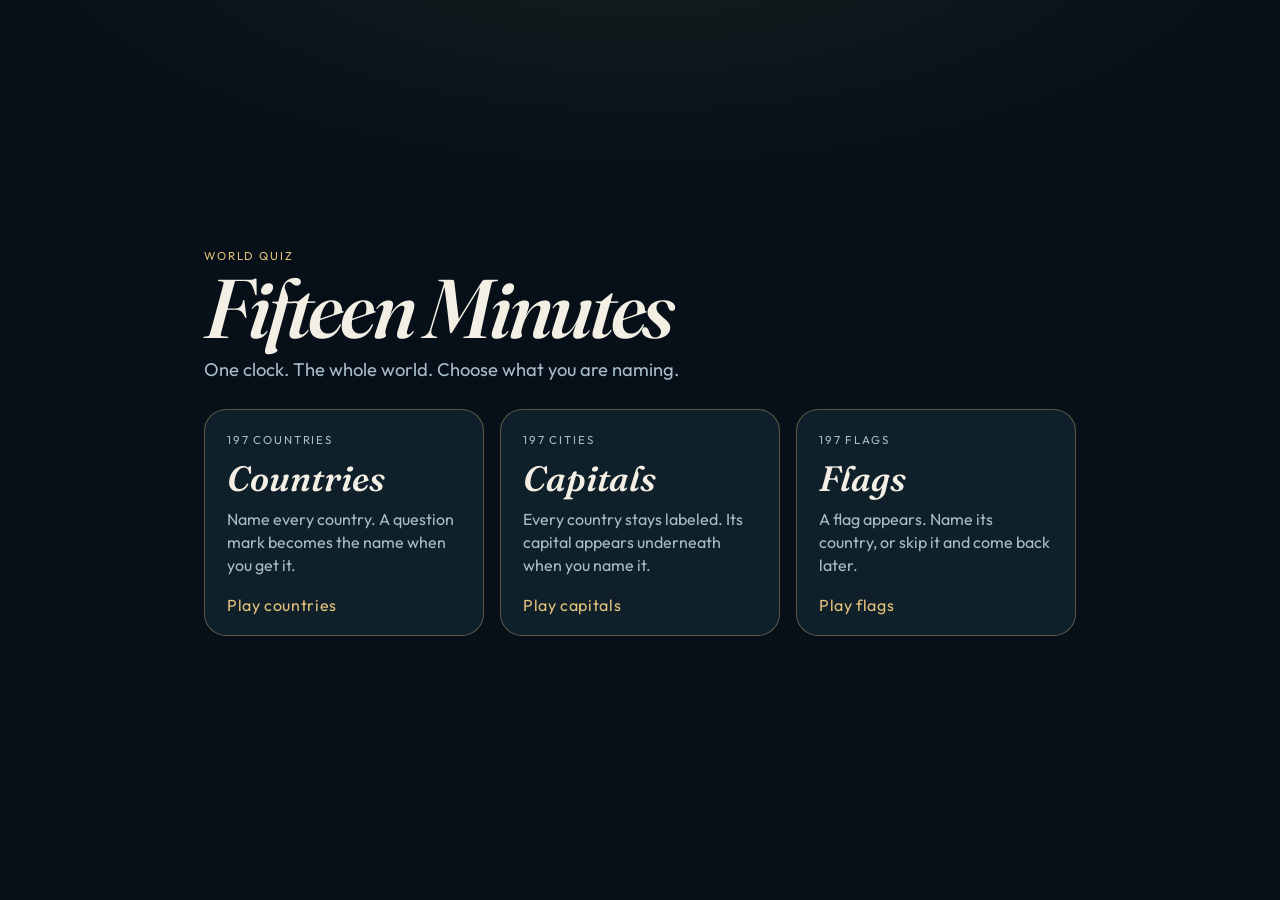
<file: index.html>
<!DOCTYPE html>
<html lang="en">
<head>
  <meta charset="utf-8">
  <meta name="viewport" content="width=device-width, initial-scale=1">
  <title>Fifteen Minutes</title>
  <meta name="description" content="Fifteen minutes to name every country, every capital, or every flag.">
  <link rel="preconnect" href="https://fonts.googleapis.com">
  <link rel="preconnect" href="https://fonts.gstatic.com" crossorigin>
  <link href="https://fonts.googleapis.com/css2?family=Fraunces:ital,opsz,wght@0,9..144,560;1,9..144,560&family=Outfit:wght@420;560;650&display=swap" rel="stylesheet">
  <link rel="stylesheet" href="css/styles.css">
</head>
<body class="home">
  <main class="home-main">
    <p class="kicker">World quiz</p>
    <h1>Fifteen Minutes</h1>
    <p class="lede">One clock. The whole world. Choose what you are naming.</p>
    <div class="choices">
      <a class="choice" href="play.html?game=countries">
        <p class="kicker">197 countries</p>
        <h2>Countries</h2>
        <p>Name every country. A question mark becomes the name when you get it.</p>
        <span class="go">Play countries</span>
      </a>
      <a class="choice" href="play.html?game=capitals">
        <p class="kicker">197 cities</p>
        <h2>Capitals</h2>
        <p>Every country stays labeled. Its capital appears underneath when you name it.</p>
        <span class="go">Play capitals</span>
      </a>
      <a class="choice" href="play.html?game=flags">
        <p class="kicker">197 flags</p>
        <h2>Flags</h2>
        <p>A flag appears. Name its country, or skip it and come back later.</p>
        <span class="go">Play flags</span>
      </a>
    </div>
  </main>
</body>
</html>
</file>
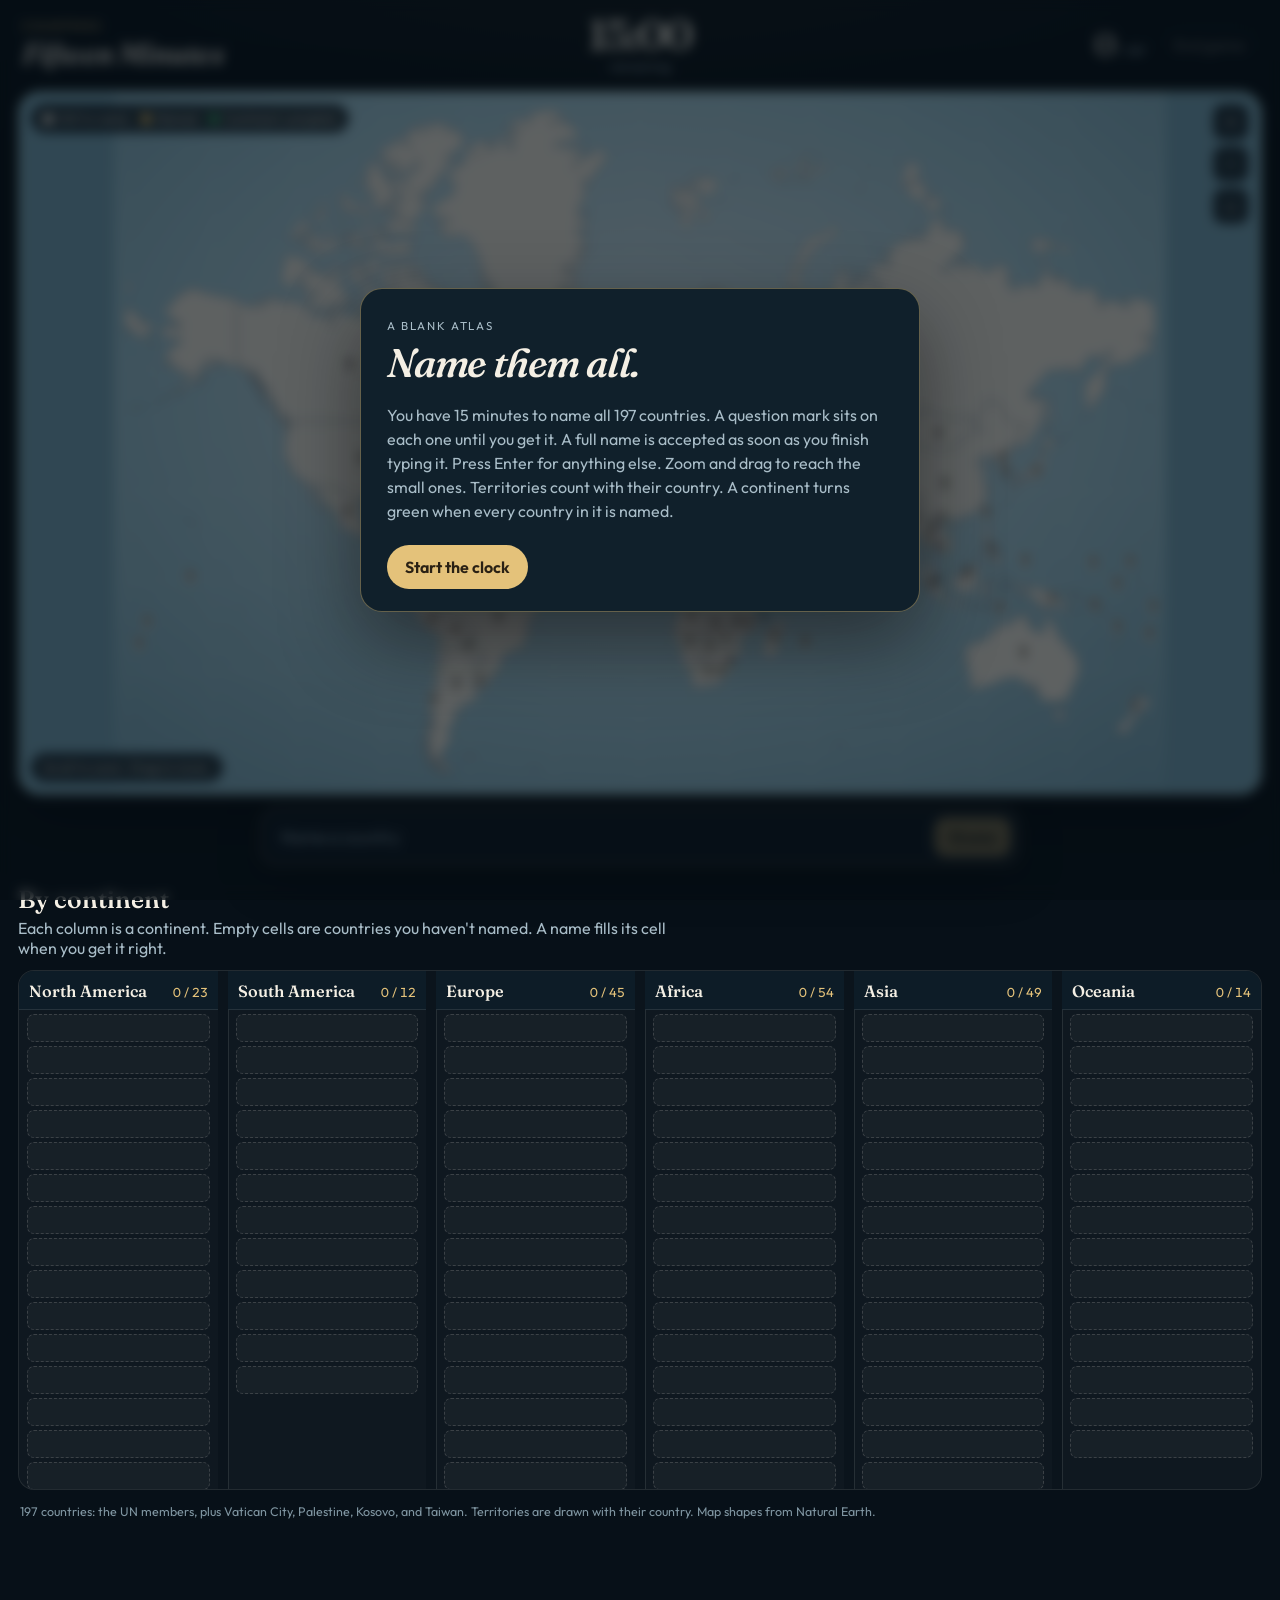
<file: play.html>
<!DOCTYPE html>
<html lang="en">
<head>
  <meta charset="utf-8">
  <meta name="viewport" content="width=device-width, initial-scale=1">
  <title>Fifteen Minutes</title>
  <meta name="description" content="Fifteen minutes to name every country, every capital, or every flag.">
  <script>
    if (new URLSearchParams(location.search).get("game") === "flags") {
      document.documentElement.classList.add("mode-flags");
    }
  </script>
  <link rel="preconnect" href="https://fonts.googleapis.com">
  <link rel="preconnect" href="https://fonts.gstatic.com" crossorigin>
  <link href="https://fonts.googleapis.com/css2?family=Fraunces:ital,opsz,wght@0,9..144,560;1,9..144,560&family=Outfit:wght@420;560;650&display=swap" rel="stylesheet">
  <link rel="stylesheet" href="css/styles.css">
</head>
<body>
  <header class="top">
    <a class="brand brand-link" href="index.html">
      <p class="kicker" id="brand-kicker">World quiz</p>
      <h1>Fifteen Minutes</h1>
    </a>
    <div class="timer">
      <span class="time" id="time">15:00</span>
      <span class="time-label">remaining</span>
    </div>
    <div class="scorebox">
      <div class="score-readout">
        <span class="score" id="score">0</span>
        <span class="score-label">/ <span id="total">197</span></span>
      </div>
      <button type="button" class="ghost" id="end-btn" disabled>End game</button>
      <button type="button" class="ghost hidden" id="results-btn">Results</button>
    </div>
  </header>

  <main>
    <section class="flag-stage" id="flag-stage" aria-label="Country flag">
      <p class="flag-status" id="flag-status"></p>
      <div class="flag-frame">
        <img id="flag-img" alt="Country flag">
      </div>
      <p class="flag-credit">Flag artwork from flag-icons.</p>
      <section class="flag-found" id="flag-found" hidden>
        <h2>Named</h2>
        <ul class="flag-found-list" id="flag-found-list"></ul>
      </section>
    </section>

    <section class="map-card" aria-label="World map">
      <svg id="map" role="img" aria-label="World map">
        <g id="world"></g>
      </svg>
      <div class="legend">
        <span><i class="swatch q"></i>Still to name</span>
        <span><i class="swatch found"></i>Named</span>
        <span><i class="swatch complete"></i>Continent complete</span>
        <span id="legend-miss" class="hidden"><i class="swatch miss"></i>Missed</span>
      </div>
      <div class="map-tools">
        <button type="button" id="zoom-in" aria-label="Zoom in">+</button>
        <button type="button" id="zoom-out" aria-label="Zoom out">−</button>
        <button type="button" id="zoom-reset" aria-label="Reset the map view">⌂</button>
      </div>
      <p class="map-hint">Scroll to zoom. Drag to move.</p>
    </section>

    <form id="guess-form" class="guess" autocomplete="off">
      <div class="guess-row">
        <label for="guess" class="sr-only" id="guess-label">Answer</label>
        <input id="guess" name="answer" type="text" placeholder="" autocomplete="off" autocorrect="off" autocapitalize="off" spellcheck="false" disabled>
        <button type="button" class="ghost hidden" id="skip-btn" disabled>Skip</button>
        <button type="submit" id="guess-btn" disabled>Guess</button>
      </div>
      <p id="feedback" class="feedback" aria-live="polite"></p>
    </form>

    <section class="progress">
      <div class="progress-head">
        <h2>By continent</h2>
        <p id="progress-blurb"></p>
      </div>
      <div class="board-wrap">
        <div class="board" id="board"></div>
      </div>
      <p class="foot" id="foot"></p>
    </section>
  </main>

  <div class="overlay" id="intro">
    <div class="card">
      <p class="kicker" id="intro-kicker">A blank atlas</p>
      <h2 id="intro-heading">Fifteen Minutes</h2>
      <p id="intro-copy"></p>
      <button type="button" class="primary" id="start-btn" disabled>Start the clock</button>
    </div>
  </div>

  <div class="overlay hidden" id="results">
    <div class="card wide" role="dialog" aria-labelledby="results-heading">
      <div id="results-body"></div>
      <div class="card-actions">
        <button type="button" class="primary" id="review-btn">Review the map</button>
        <button type="button" class="ghost" id="again-btn">Play again</button>
      </div>
    </div>
  </div>

  <script type="module" src="js/boot.mjs"></script>
</body>
</html>
</file>
<file: css/styles.css>
:root {
  --bg: #071018;
  --bg-raise: #10202b;
  --ink: #f4efe4;
  --muted: #a9bdc8;
  --gold: #e4c27a;
  --gold-ink: #2a2114;
  --line: rgba(244, 239, 228, 0.1);
  --danger: #e07a72;
  --ok: #b7e0c2;
  color-scheme: dark;
}

* { box-sizing: border-box; }

html, body { margin: 0; min-height: 100%; }

body {
  font-family: Outfit, "Avenir Next", "Segoe UI", sans-serif;
  background:
    radial-gradient(1200px 500px at 50% -10%, rgba(228, 194, 122, 0.08), transparent 55%),
    var(--bg);
  color: var(--ink);
}

button, input { font: inherit; }

.sr-only {
  position: absolute;
  width: 1px;
  height: 1px;
  padding: 0;
  margin: -1px;
  overflow: hidden;
  clip: rect(0, 0, 0, 0);
  border: 0;
}

.top {
  display: grid;
  grid-template-columns: 1fr auto 1fr;
  align-items: center;
  gap: 12px;
  padding: 14px 22px 6px;
}

.kicker {
  margin: 0;
  text-transform: uppercase;
  letter-spacing: 0.16em;
  font-size: 0.72rem;
  color: var(--gold);
}

.brand h1 {
  margin: 2px 0 0;
  font-family: Fraunces, Georgia, serif;
  font-weight: 560;
  font-style: italic;
  font-size: 1.85rem;
  letter-spacing: -0.03em;
}

.brand-link {
  display: inline-block;
  color: inherit;
  text-decoration: none;
}

.brand-link:hover h1 { color: var(--gold); }

.home-main {
  min-height: 100vh;
  display: grid;
  align-content: center;
  justify-items: start;
  max-width: 920px;
  margin: 0 auto;
  padding: 48px 24px 64px;
}

.home-main h1 {
  margin: 6px 0 10px;
  font-family: Fraunces, Georgia, serif;
  font-style: italic;
  font-weight: 560;
  font-size: clamp(3rem, 8vw, 5.2rem);
  letter-spacing: -0.04em;
  line-height: 0.95;
}

.lede {
  margin: 0 0 28px;
  max-width: 36rem;
  color: var(--muted);
  font-size: 1.15rem;
}

.choices {
  display: grid;
  grid-template-columns: repeat(3, 1fr);
  gap: 16px;
  width: 100%;
}

.choice {
  display: block;
  min-height: 190px;
  padding: 22px 22px 20px;
  color: inherit;
  text-decoration: none;
  background: var(--bg-raise);
  border: 1px solid rgba(228, 194, 122, 0.35);
  border-radius: 22px;
}

.choice:hover,
.choice:focus-visible {
  border-color: var(--gold);
  background: #162a38;
}

.choice h2 {
  margin: 8px 0 8px;
  font-family: Fraunces, Georgia, serif;
  font-style: italic;
  font-weight: 560;
  font-size: 2.2rem;
}

.choice p {
  margin: 0;
  color: var(--muted);
  line-height: 1.45;
}

.choice .go {
  display: inline-block;
  margin-top: 18px;
  color: var(--gold);
  letter-spacing: 0.04em;
}

.timer { text-align: center; }

.time {
  display: block;
  font-family: Fraunces, Georgia, serif;
  font-size: 2.7rem;
  font-weight: 560;
  font-variant-numeric: tabular-nums;
  letter-spacing: -0.04em;
  line-height: 0.95;
}

.time.urgent { color: var(--danger); }

.time-label, .score-label {
  color: var(--muted);
  font-size: 0.78rem;
  letter-spacing: 0.04em;
}

.scorebox {
  justify-self: end;
  display: flex;
  align-items: center;
  gap: 14px;
}

.score-readout { text-align: right; }

.score {
  font-family: Fraunces, Georgia, serif;
  font-size: 2rem;
  font-variant-numeric: tabular-nums;
  line-height: 1;
}

.score.bump { animation: bump 0.35s ease; }

.ghost {
  background: transparent;
  color: var(--ink);
  border: 1px solid var(--line);
  border-radius: 999px;
  padding: 8px 12px;
  cursor: pointer;
}

.ghost:disabled { opacity: 0.4; cursor: default; }

.ghost:not(:disabled):hover { border-color: rgba(228, 194, 122, 0.55); }

.map-card {
  position: relative;
  height: calc(100vh - 196px);
  min-height: 380px;
  max-height: 780px;
  margin: 10px 18px 0;
  border-radius: 22px;
  overflow: hidden;
  border: 1px solid rgba(228, 194, 122, 0.42);
  box-shadow: 0 24px 60px rgba(0, 0, 0, 0.35);
  background: #7eafc4;
}

#map {
  width: 100%;
  height: 100%;
  display: block;
  touch-action: none;
  cursor: grab;
  user-select: none;
}

#map.dragging { cursor: grabbing; }

.ocean { pointer-events: none; }

.graticule path {
  fill: none;
  stroke: rgba(255, 255, 255, 0.28);
  stroke-width: 0.8;
  vector-effect: non-scaling-stroke;
  pointer-events: none;
}

.country, .other {
  stroke: #6d7f8c;
  stroke-width: 0.7;
  vector-effect: non-scaling-stroke;
  stroke-linejoin: round;
  fill-rule: evenodd;
}

.country {
  fill: #fbf6ec;
  cursor: grab;
  transition: fill 0.35s ease;
}

.country:hover { fill: #fffdf8; }

.country.found { fill: #efc56d; stroke: #8d6b32; }
.country.found:hover { fill: #f6d48a; }
.country.found.continent-complete { fill: #3eaf6e; stroke: #1d6a3e; }
.country.found.continent-complete:hover { fill: #58c484; }
.country.missed { fill: #efc8cb; stroke: #8d5960; }
.country.missed:hover { fill: #f6d5d7; }
.country.just-found { filter: brightness(1.08); }

.other {
  fill: #e4d9c6;
  stroke: #b3a48e;
  pointer-events: none;
}

.pin { pointer-events: none; }

.pin text {
  font-family: Outfit, "Avenir Next", sans-serif;
  font-size: 13px;
  font-weight: 650;
  fill: #3a2e22;
  stroke: rgba(251, 246, 236, 0.95);
  stroke-width: 3.5px;
  paint-order: stroke;
  stroke-linejoin: round;
}

.pin text.q { font-size: 16px; font-weight: 700; }
.pin text.place { font-size: 12px; font-weight: 650; }
.pin text.city {
  font-size: 11px;
  font-weight: 650;
  fill: #6d5420;
  stroke: #f8e7c0;
}
.pin text.culled, .pin .label.culled, .pin .dot.culled { opacity: 0; }
.pin .dot { fill: #3a2e22; }
.pin.found text { fill: #2c220f; stroke: #f8e7c0; }
.pin.found .dot { fill: #6d5420; }
.pin.continent-complete text { fill: #102e1c; stroke: #dff6e8; }
.pin.continent-complete .dot { fill: #1d6a3e; }
.pin.missed text { fill: #6e2430; stroke: #fde8ea; }
.pin.missed .dot { fill: #8a3a46; }
.pin.found text.place,
.pin.continent-complete text.place,
.pin.missed text.place {
  fill: #3a2e22;
  stroke: rgba(251, 246, 236, 0.95);
}
.pin.found text.city { fill: #6d5420; stroke: #f8e7c0; }
.pin.continent-complete text.city { fill: #1d6a3e; stroke: #dff6e8; }
.pin.missed text.city { fill: #6e2430; stroke: #fde8ea; }

.map-tools, .map-hint, .legend {
  position: absolute;
  z-index: 2;
  color: var(--ink);
}

.map-tools {
  top: 12px;
  right: 12px;
  display: flex;
  flex-direction: column;
  gap: 6px;
}

.map-tools button {
  width: 36px;
  height: 36px;
  border-radius: 10px;
  border: 1px solid rgba(255, 255, 255, 0.14);
  background: rgba(7, 16, 24, 0.78);
  color: var(--ink);
  cursor: pointer;
  font-size: 1.15rem;
  line-height: 1;
}

.map-tools button:hover { border-color: rgba(228, 194, 122, 0.7); }

.legend {
  top: 12px;
  left: 12px;
  display: flex;
  gap: 12px;
  align-items: center;
  background: rgba(7, 16, 24, 0.78);
  border-radius: 999px;
  padding: 7px 12px;
  font-size: 0.78rem;
}

.map-hint {
  left: 12px;
  bottom: 12px;
  margin: 0;
  background: rgba(7, 16, 24, 0.78);
  border-radius: 999px;
  padding: 7px 12px;
  font-size: 0.78rem;
}

.swatch {
  display: inline-block;
  width: 10px;
  height: 10px;
  border-radius: 2px;
  margin-right: 5px;
  vertical-align: -1px;
}

.swatch.q { background: #fbf6ec; }
.swatch.found { background: #efc56d; }
.swatch.complete { background: #3eaf6e; }
.swatch.miss { background: #efc8cb; }

.hidden { display: none !important; }

.guess {
  position: sticky;
  bottom: 12px;
  z-index: 4;
  width: min(760px, calc(100% - 28px));
  margin: 12px auto 0;
  padding: 8px 8px 8px 16px;
  background: rgba(12, 24, 34, 0.94);
  border: 1px solid rgba(228, 194, 122, 0.38);
  border-radius: 18px;
  box-shadow: 0 16px 40px rgba(0, 0, 0, 0.35);
  backdrop-filter: blur(10px);
}

.guess-row { display: flex; gap: 8px; align-items: center; }

.guess input {
  flex: 1;
  min-width: 0;
  background: transparent;
  border: 0;
  color: var(--ink);
  padding: 10px 4px;
  outline: none;
  font-size: 1.05rem;
}

.guess input::placeholder { color: #8ea3af; }

#skip-btn { border-radius: 12px; padding: 10px 14px; }

.guess button[type="submit"] {
  background: var(--gold);
  color: var(--gold-ink);
  border: 0;
  border-radius: 12px;
  padding: 10px 16px;
  font-weight: 650;
  cursor: pointer;
}

.guess button[type="submit"]:disabled { opacity: 0.45; cursor: default; }

.feedback {
  min-height: 0;
  margin: 0;
  padding: 0 4px;
  font-size: 0.92rem;
}

.feedback:not(:empty) { padding: 2px 4px 6px; }

.feedback.ok { color: var(--ok); }
.feedback.bad { color: #f0b2ad; }
.feedback.hint { color: var(--gold); }

.guess.shake { animation: shake 0.35s ease; }

.progress { padding: 18px 18px 108px; }

.progress-head h2 {
  margin: 0;
  font-family: Fraunces, Georgia, serif;
  font-weight: 560;
  font-size: 1.55rem;
}

.progress-head p {
  margin: 4px 0 12px;
  color: var(--muted);
  max-width: 62ch;
}

.board-wrap { overflow-x: auto; }

.board {
  display: grid;
  grid-template-columns: repeat(6, minmax(150px, 1fr));
  gap: 10px;
  max-height: 520px;
  overflow: auto;
  border: 1px solid var(--line);
  border-radius: 16px;
  background: rgba(255, 255, 255, 0.02);
}

.continent {
  min-width: 0;
  background: rgba(255, 255, 255, 0.015);
}

.continent + .continent { box-shadow: inset 1px 0 0 var(--line); }

.continent header {
  position: sticky;
  top: 0;
  z-index: 1;
  display: flex;
  justify-content: space-between;
  gap: 8px;
  align-items: baseline;
  padding: 10px 10px 8px;
  background: #0d1c27;
  border-bottom: 1px solid var(--line);
}

.continent h3 {
  margin: 0;
  font-family: Fraunces, Georgia, serif;
  font-size: 1.02rem;
  font-weight: 560;
}

.count {
  color: var(--gold);
  font-variant-numeric: tabular-nums;
  font-size: 0.82rem;
  white-space: nowrap;
}

.cell {
  min-height: 28px;
  margin: 4px 8px;
  padding: 5px 8px;
  border: 1px dashed rgba(244, 239, 228, 0.16);
  border-radius: 7px;
  background: rgba(255, 255, 255, 0.035);
  color: transparent;
  font-size: 0.86rem;
  line-height: 1.25;
}

.cell.found {
  color: var(--ink);
  background: rgba(228, 194, 122, 0.16);
  border-style: solid;
  border-color: rgba(228, 194, 122, 0.45);
}

.cell.prompt {
  color: var(--muted);
}

.cell-place { color: var(--muted); }

.cell.found .cell-place { color: var(--ink); }

.cell-city:empty { display: none; }

.cell-city {
  margin-top: 1px;
  color: var(--gold);
  font-weight: 650;
}

.cell.missed .cell-city { color: #e7a8a4; }

.foot {
  margin: 14px 2px 0;
  color: #7f95a1;
  font-size: 0.78rem;
}

.overlay {
  position: fixed;
  inset: 0;
  z-index: 20;
  display: grid;
  place-items: center;
  padding: 20px;
  background: rgba(6, 14, 20, 0.64);
  backdrop-filter: blur(6px);
}

.card {
  width: min(560px, 100%);
  background: var(--bg-raise);
  border: 1px solid rgba(228, 194, 122, 0.4);
  border-radius: 22px;
  padding: 28px 26px 22px;
  box-shadow: 0 30px 80px rgba(0, 0, 0, 0.45);
}

.card.wide { width: min(920px, 100%); max-height: min(86vh, 820px); overflow: auto; }

.card h2 {
  margin: 4px 0 8px;
  font-family: Fraunces, Georgia, serif;
  font-style: italic;
  font-weight: 560;
  font-size: 2.5rem;
  letter-spacing: -0.03em;
}

.card p { color: var(--muted); line-height: 1.5; }

.primary {
  margin-top: 6px;
  background: var(--gold);
  color: var(--gold-ink);
  border: 0;
  border-radius: 999px;
  padding: 12px 18px;
  font-weight: 650;
  cursor: pointer;
}

.primary:disabled { opacity: 0.5; cursor: default; }

.card-actions { display: flex; flex-wrap: wrap; gap: 8px; margin-top: 16px; }

.final-score {
  margin: 0;
  font-family: Fraunces, Georgia, serif;
  font-size: 3.2rem;
  line-height: 1;
  color: var(--ink);
}

.final-score span {
  font-size: 1.4rem;
  color: var(--muted);
}

.results-note { margin-top: 8px; }

.missed-title {
  margin: 18px 0 8px;
  font-family: Fraunces, Georgia, serif;
  font-size: 1.25rem;
  color: var(--ink);
}

.missed-grid {
  display: grid;
  grid-template-columns: repeat(auto-fit, minmax(170px, 1fr));
  gap: 12px 18px;
}

.missed-grid h3 {
  margin: 0 0 4px;
  font-size: 0.75rem;
  letter-spacing: 0.08em;
  text-transform: uppercase;
  color: var(--gold);
}

.missed-grid ul { list-style: none; margin: 0; padding: 0; }

.missed-grid li {
  padding: 2px 0;
  color: var(--ink);
  font-size: 0.92rem;
}

.missed-flag {
  display: flex;
  align-items: center;
  gap: 8px;
}

.missed-flag img {
  width: 36px;
  height: 27px;
  object-fit: cover;
  border-radius: 3px;
  background: #d7e4ea;
  flex: none;
}

.flag-stage {
  display: none;
  justify-items: center;
  align-content: center;
  gap: 14px;
  min-height: calc(100vh - 230px);
  padding: 22px 18px 8px;
}

html.mode-flags .map-card,
html.mode-flags .progress { display: none; }

html.mode-flags .flag-stage {
  display: grid;
  align-content: start;
  min-height: 0;
}

.flag-status {
  margin: 0;
  color: var(--muted);
  letter-spacing: 0.04em;
}

.flag-frame {
  width: min(560px, 88vw, calc(42vh * 4 / 3));
  aspect-ratio: 4 / 3;
  background:
    linear-gradient(90deg, rgba(255, 255, 255, 0.04) 1px, transparent 1px),
    linear-gradient(rgba(255, 255, 255, 0.04) 1px, transparent 1px),
    #10202b;
  background-size: 28px 28px;
  border: 1px solid rgba(228, 194, 122, 0.35);
  border-radius: 18px;
  overflow: hidden;
  box-shadow: 0 24px 60px rgba(0, 0, 0, 0.35);
}

.flag-frame img {
  width: 100%;
  height: 100%;
  object-fit: cover;
  display: block;
}

.flag-frame img:not([src]) { visibility: hidden; }

.flag-credit {
  margin: 0;
  color: #7f95a1;
  font-size: 0.78rem;
}

.flag-found {
  width: min(920px, 94vw);
}

.flag-found h2 {
  margin: 0 0 8px;
  font-family: Fraunces, Georgia, serif;
  font-weight: 560;
  font-size: 1.35rem;
  text-align: center;
}

.flag-found-list {
  display: flex;
  flex-wrap: wrap;
  justify-content: center;
  gap: 8px;
  margin: 0;
  padding: 0;
  list-style: none;
}

.flag-found-item {
  display: flex;
  align-items: center;
  gap: 8px;
  padding: 6px 10px 6px 6px;
  background: var(--bg-raise);
  border: 1px solid rgba(228, 194, 122, 0.35);
  border-radius: 12px;
  color: var(--ink);
  font-size: 0.92rem;
}

.flag-found-item img {
  width: 42px;
  height: 32px;
  object-fit: cover;
  border-radius: 4px;
  background: #d7e4ea;
  flex: none;
}

@keyframes shake {
  0%, 100% { transform: translateX(0); }
  25% { transform: translateX(-5px); }
  75% { transform: translateX(5px); }
}

@keyframes bump {
  0% { transform: scale(1); }
  40% { transform: scale(1.12); }
  100% { transform: scale(1); }
}

@media (max-width: 760px) {
  .top {
    grid-template-columns: 1fr auto;
    padding-inline: 14px;
  }
  .timer { grid-column: 1 / -1; }
  .brand h1 { font-size: 1.45rem; }
  .time { font-size: 2.15rem; }
  .map-card { margin-inline: 10px; height: calc(100vh - 210px); }
  .legend { display: none; }
  .card h2 { font-size: 2rem; }
  .choices { grid-template-columns: 1fr; }
  html.mode-flags .flag-stage { min-height: calc(100vh - 250px); }
}

@media (prefers-reduced-motion: reduce) {
  *, *::before, *::after {
    animation: none !important;
    transition: none !important;
  }
}
</file>
